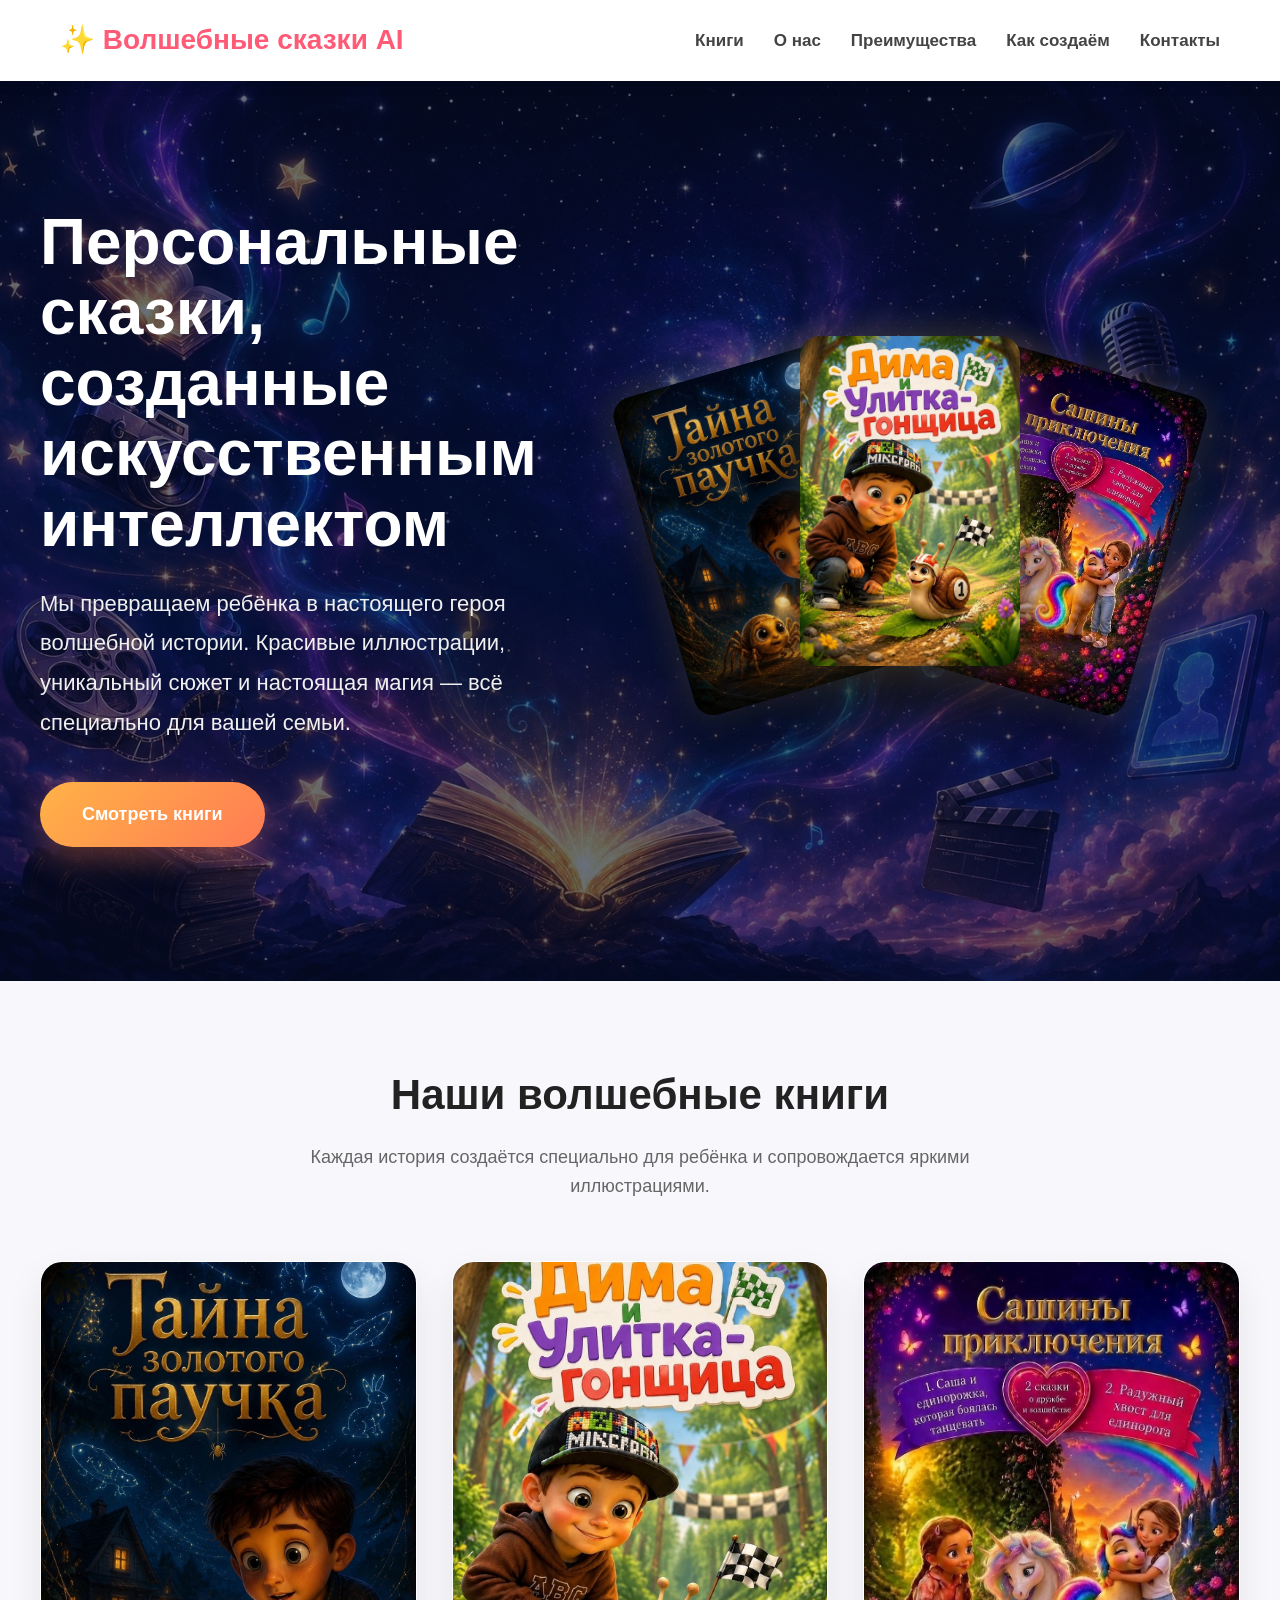
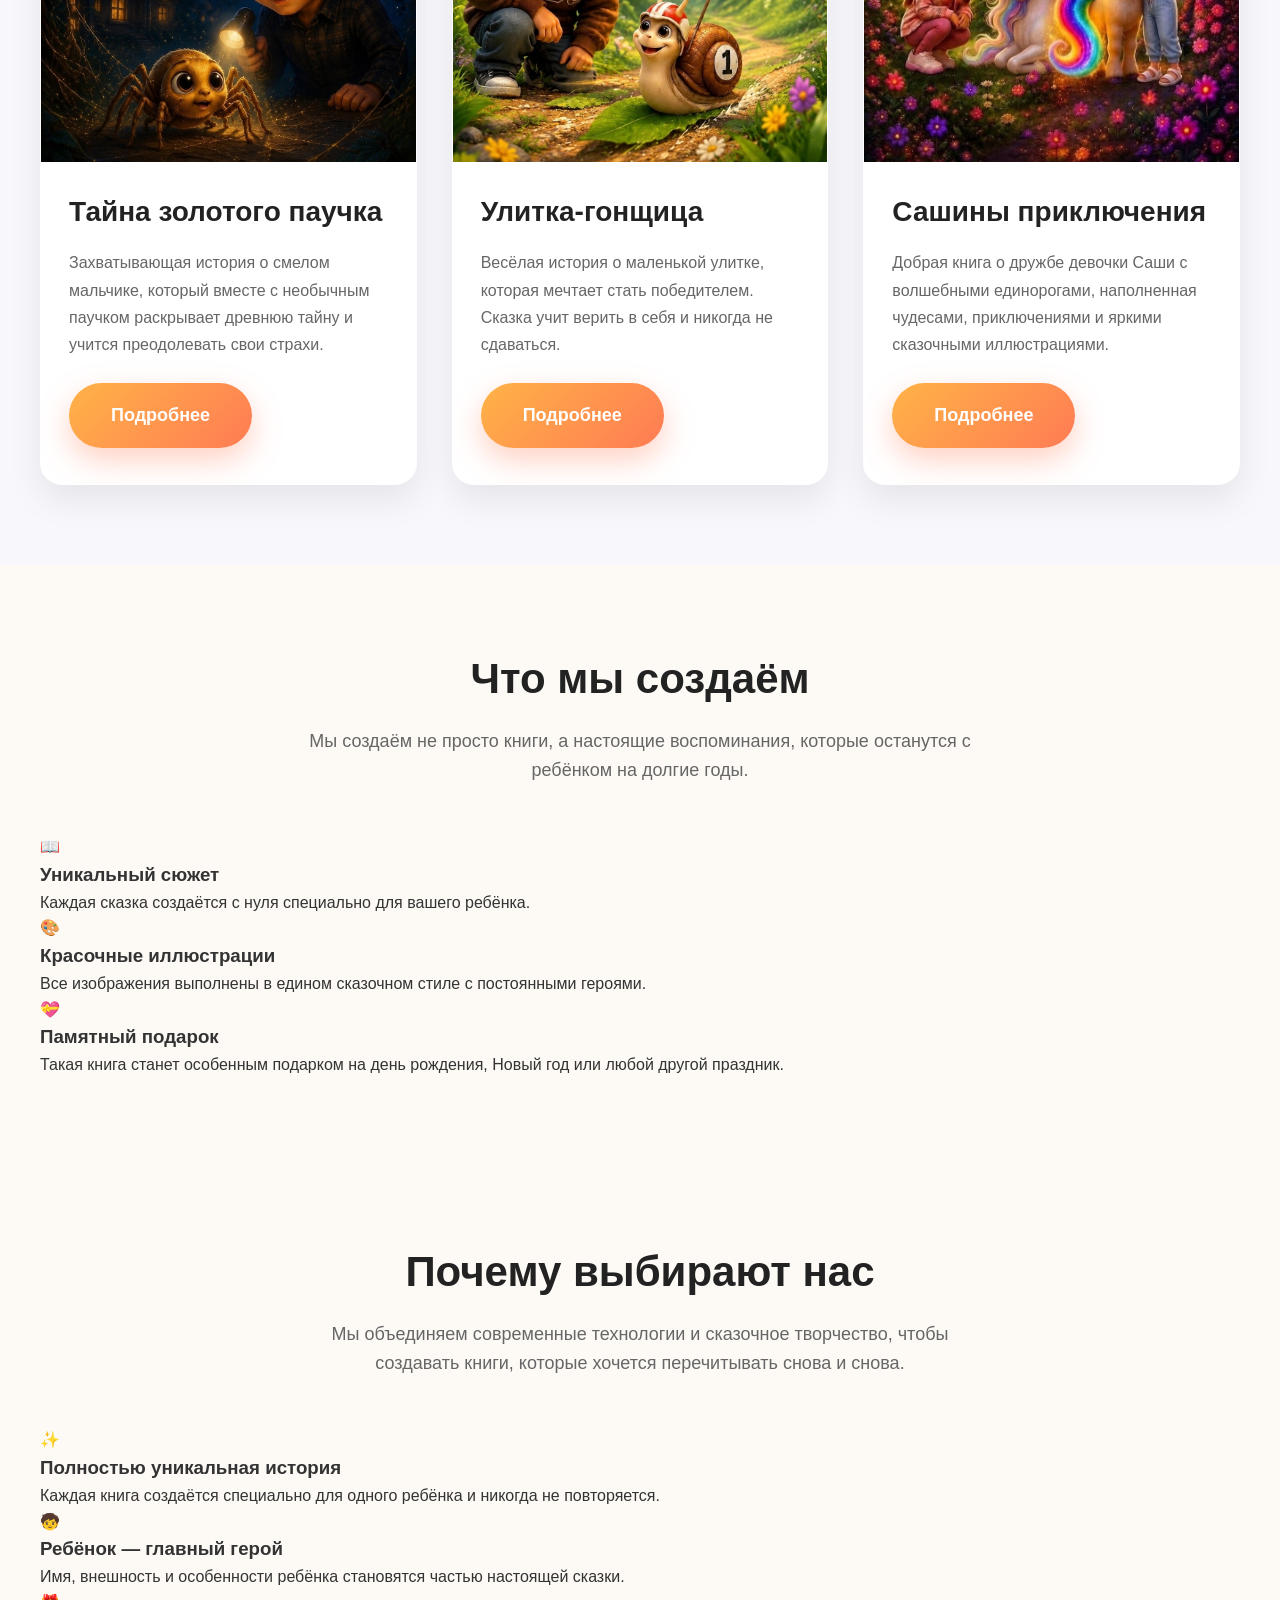
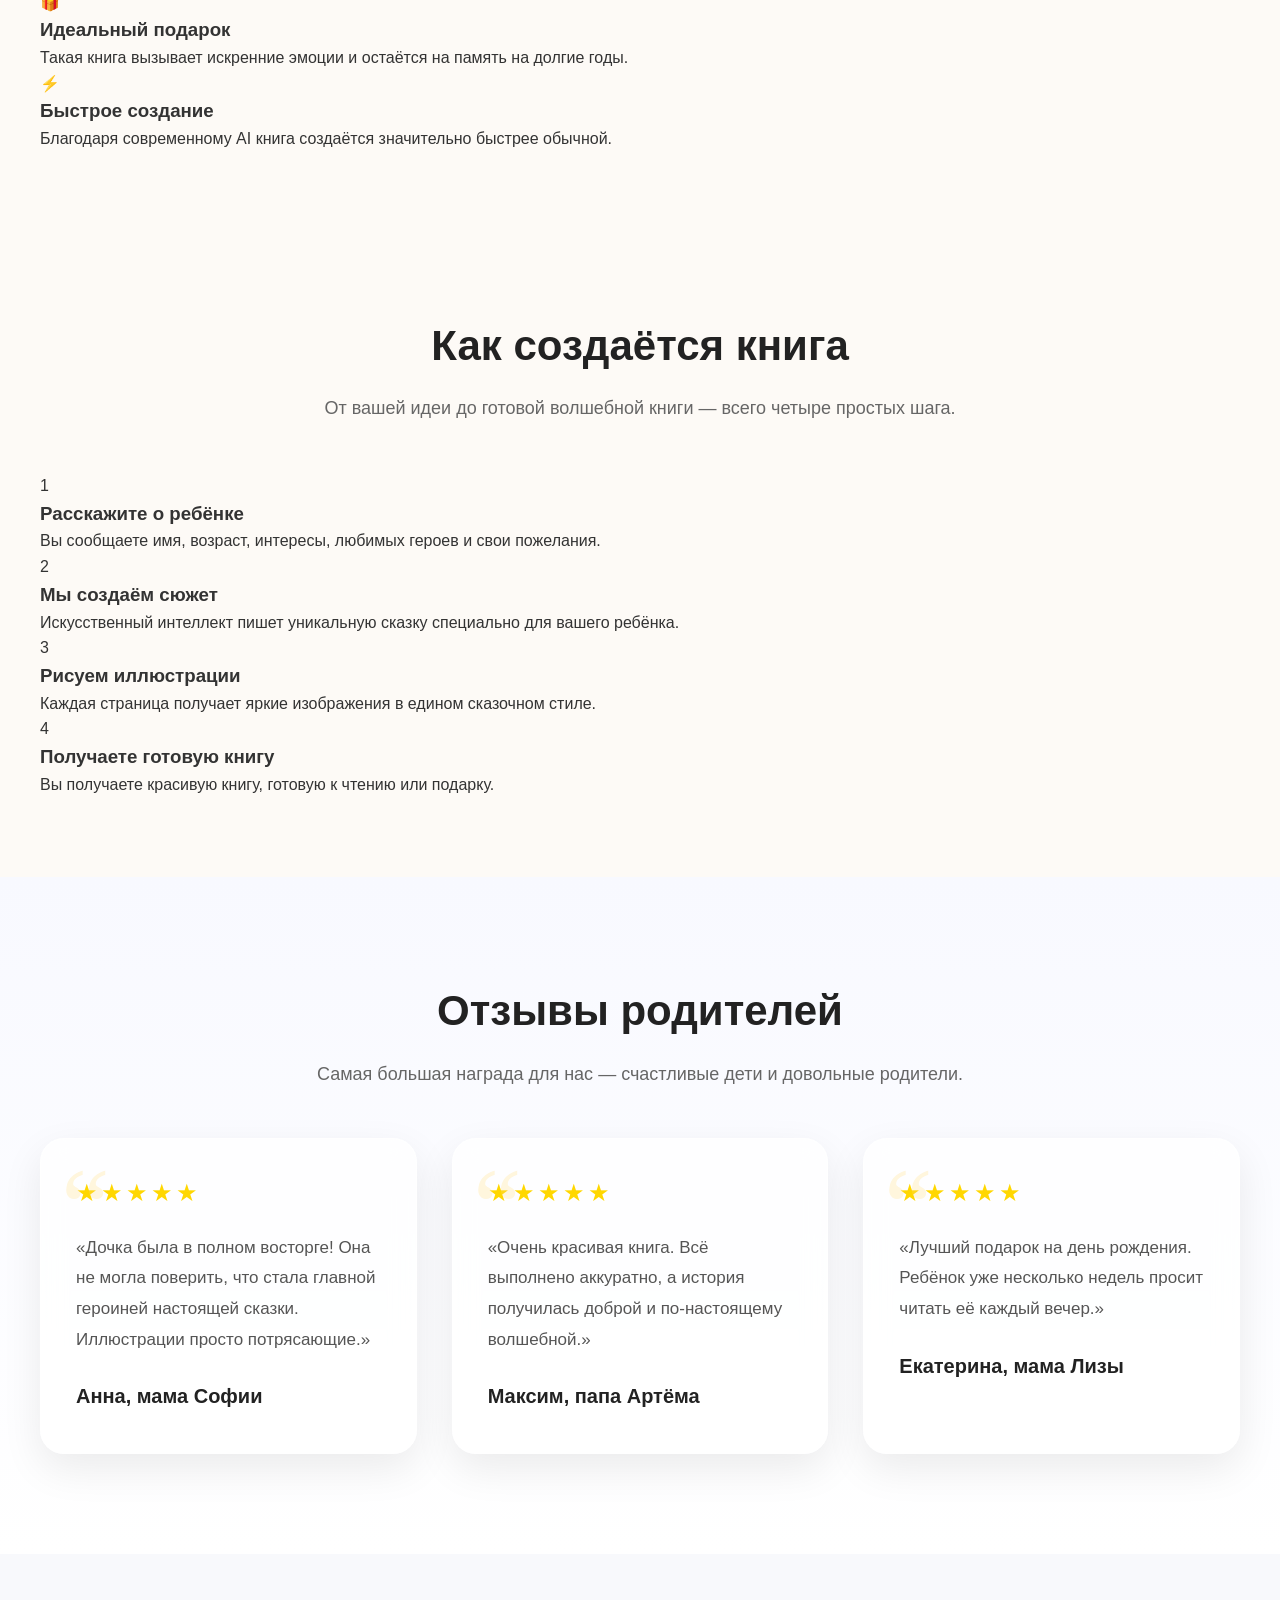
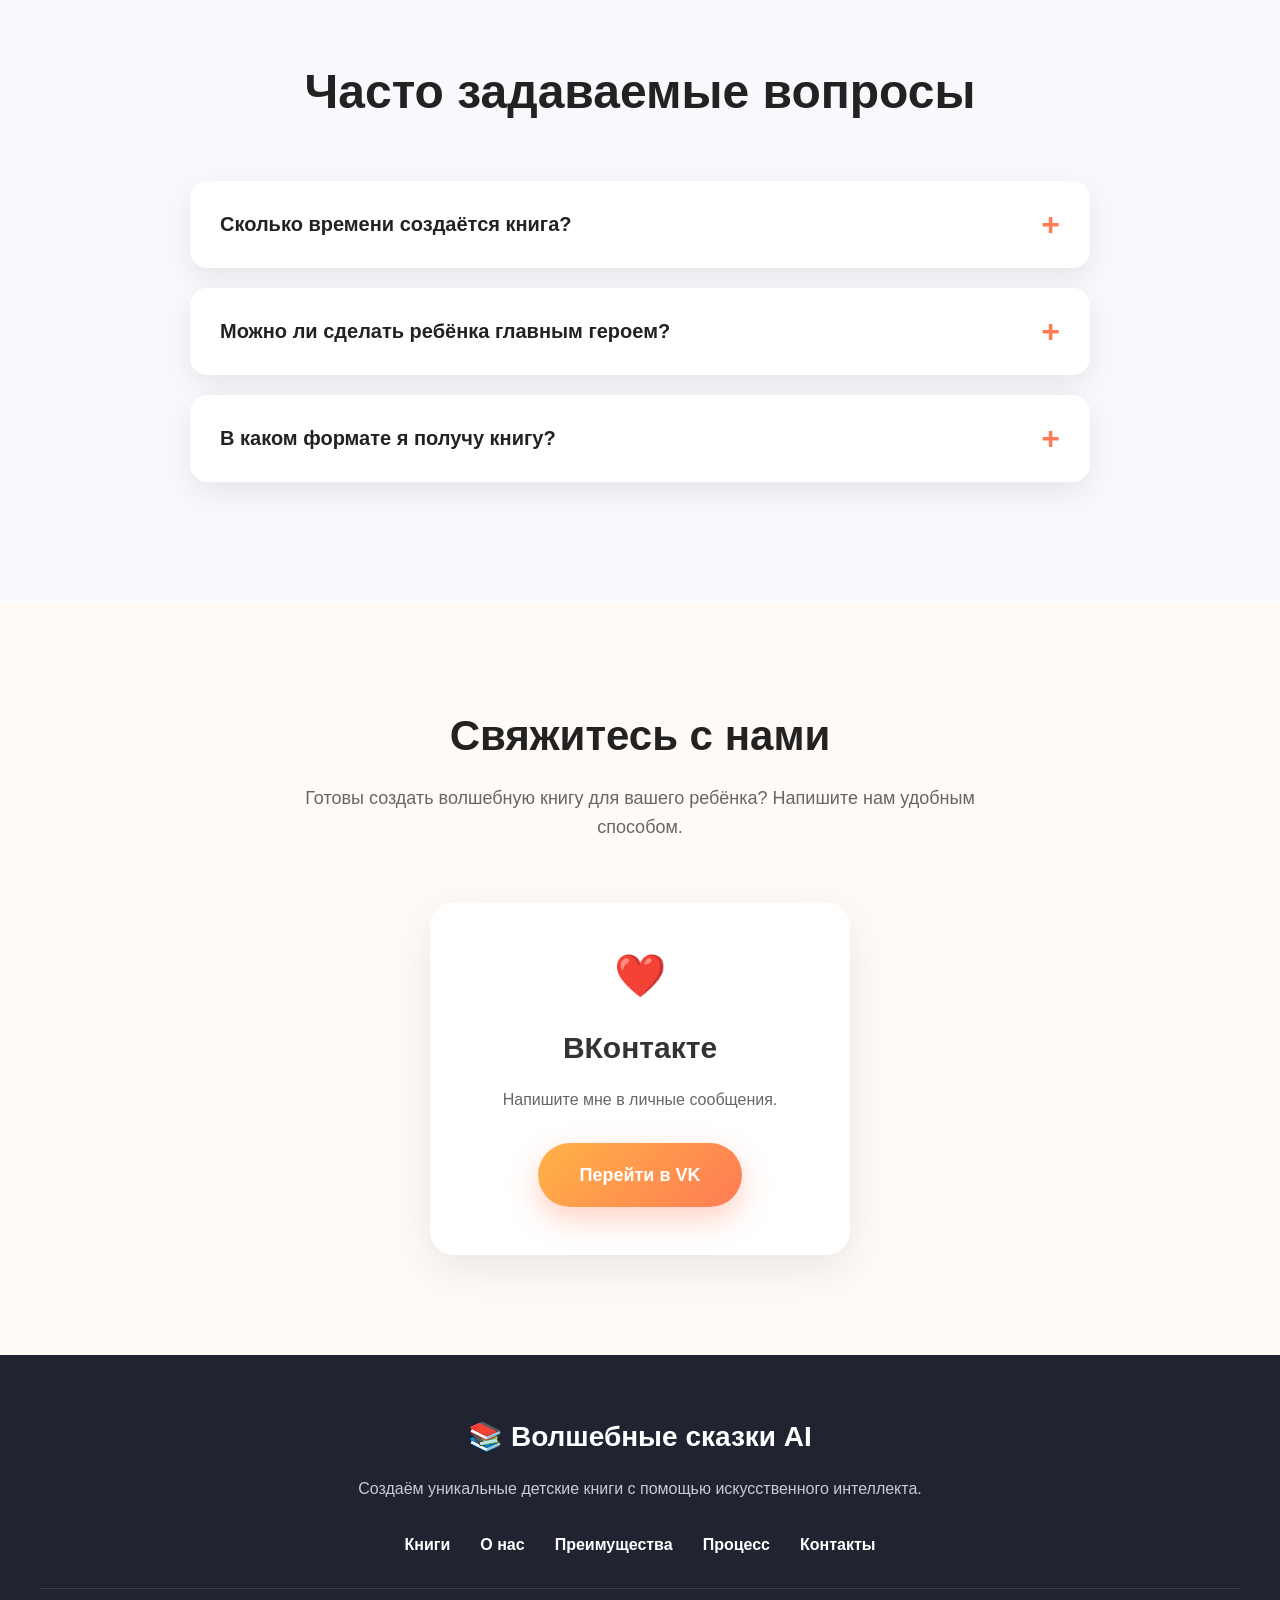
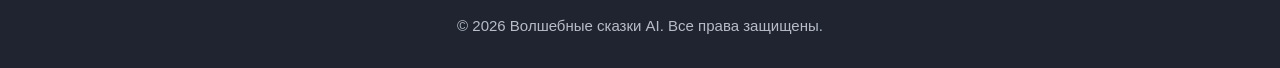
<file: index.html>
<!DOCTYPE html>
<html lang="ru">

<head>
    <meta name="google-site-verification" content="db3OfQLeYcqKSQPn9VBqDOrOoVG8yBkL5tmmJgc35lQ" />
    <meta charset="UTF-8">
    <meta name="viewport" content="width=device-width, initial-scale=1.0">
    <meta name="description" content="Персональные детские сказки, созданные искусственным интеллектом. Уникальные книги с вашим ребёнком в главной роли.">

    <meta name="keywords" content="сказка на заказ, книга для ребенка, персональная сказка, детская книга, искусственный интеллект, сказки AI">

    <meta name="author" content="Волшебные сказки AI">

    <meta name="robots" content="index, follow">

    <meta property="og:title" content="Волшебные сказки AI">
    <meta property="og:description" content="Создаём уникальные персональные сказки для детей с помощью искусственного интеллекта.">
    
    <meta property="og:type" content="website">
    <meta property="og:image" content="img/book1.jpg">
    <title>Волшебные сказки AI</title>
    <link rel="icon" type="image/png" href="favicon.png">

    <link rel="stylesheet" href="css/style.css">
</head>

<body>

    <!-- Шапка -->
    <header class="header">
        <div class="container">

            <div class="logo">
                ✨ Волшебные сказки AI
            </div>

            <nav class="menu">
                <a href="#books">Книги</a>
                <a href="#about">О нас</a>
                <a href="#advantages">Преимущества</a>
                <a href="#process">Как создаём</a>
                <a href="#contacts">Контакты</a>
            </nav>

        </div>
    </header>

    <!-- Первый экран -->
    <section class="hero">

        <div class="container">

           <div class="hero-content">

    <h1>
        Персональные сказки,
        созданные искусственным интеллектом
    </h1>

    <p>
        Мы превращаем ребёнка в настоящего героя волшебной истории.
        Красивые иллюстрации, уникальный сюжет и настоящая магия —
        всё специально для вашей семьи.
    </p>

    <a href="#books" class="btn">
        Смотреть книги
    </a>

</div>

<div class="hero-books">

    <img src="img/book1.jpg" alt="Книга 1" class="book-left">

    <img src="img/book2.jpg" alt="Книга 2" class="book-center">

    <img src="img/book3.jpg" alt="Книга 3" class="book-right">

</div>

</div>

</section>
    <!-- Галерея книг -->
<section class="books" id="books">

    <div class="container">

        <div class="section-title">
            <h2>Наши волшебные книги</h2>
            <p>
                Каждая история создаётся специально для ребёнка
                и сопровождается яркими иллюстрациями.
            </p>
        </div>

        <div class="books-grid">

    <div class="book">

        <img src="img/book1.jpg" alt="Книга 1" loading="lazy">
        <div class="book-info">
           <h3>Тайна золотого паучка</h3>

<p>
    Захватывающая история о смелом мальчике, который вместе с необычным паучком
    раскрывает древнюю тайну и учится преодолевать свои страхи.
</p>

        <a href="book1.html" class="btn">Подробнее</a>
        </div>

    </div>

   <div class="book">

    <img src="img/book2.jpg" alt="Книга 2" loading="lazy">

    <div class="book-info">

        <h3>Улитка-гонщица</h3>

        <p>
            Весёлая история о маленькой улитке, которая мечтает стать победителем.
            Сказка учит верить в себя и никогда не сдаваться.
        </p>

        <a href="book2.html" class="btn">Подробнее</a>

    </div>

</div>
    <div class="book">

        <img src="img/book3.jpg" alt="Книга 3" loading="lazy">

        <div class="book-info">
            <h3>Сашины приключения</h3>

<p>
    Добрая книга о дружбе девочки Саши с волшебными единорогами,
    наполненная чудесами, приключениями и яркими сказочными иллюстрациями.
</p>

            <a href="book3.html" class="btn">Подробнее</a>
        </div>

    </div>

</div>

    </div>

</section>
<!-- Что мы создаём -->
<section class="about" id="about">

    <div class="container">

        <div class="section-title">
            <h2>Что мы создаём</h2>
            <p>
                Мы создаём не просто книги, а настоящие воспоминания,
                которые останутся с ребёнком на долгие годы.
            </p>
        </div>

        <div class="about-grid">

            <div class="about-card">
                <div class="about-icon">📖</div>
                <h3>Уникальный сюжет</h3>
                <p>
                    Каждая сказка создаётся с нуля специально для вашего ребёнка.
                </p>
            </div>

            <div class="about-card">
                <div class="about-icon">🎨</div>
                <h3>Красочные иллюстрации</h3>
                <p>
                    Все изображения выполнены в едином сказочном стиле с постоянными героями.
                </p>
            </div>

            <div class="about-card">
                <div class="about-icon">💝</div>
                <h3>Памятный подарок</h3>
                <p>
                    Такая книга станет особенным подарком на день рождения,
                    Новый год или любой другой праздник.
                </p>
            </div>

        </div>

    </div>

</section>
<!-- Почему выбирают нас -->
<section class="advantages" id="advantages">

    <div class="container">

        <div class="section-title">
            <h2>Почему выбирают нас</h2>
            <p>
                Мы объединяем современные технологии и сказочное творчество,
                чтобы создавать книги, которые хочется перечитывать снова и снова.
            </p>
        </div>

        <div class="advantages-grid">

            <div class="advantage-card">
                <div class="advantage-icon">✨</div>
                <h3>Полностью уникальная история</h3>
                <p>
                    Каждая книга создаётся специально для одного ребёнка и никогда не повторяется.
                </p>
            </div>

            <div class="advantage-card">
                <div class="advantage-icon">🧒</div>
                <h3>Ребёнок — главный герой</h3>
                <p>
                    Имя, внешность и особенности ребёнка становятся частью настоящей сказки.
                </p>
            </div>

            <div class="advantage-card">
                <div class="advantage-icon">🎁</div>
                <h3>Идеальный подарок</h3>
                <p>
                    Такая книга вызывает искренние эмоции и остаётся на память на долгие годы.
                </p>
            </div>

            <div class="advantage-card">
                <div class="advantage-icon">⚡</div>
                <h3>Быстрое создание</h3>
                <p>
                    Благодаря современному AI книга создаётся значительно быстрее обычной.
                </p>
            </div>

        </div>

    </div>

</section>
<!-- Как создаётся книга -->
<section class="process" id="process">

    <div class="container">

        <div class="section-title">
            <h2>Как создаётся книга</h2>
            <p>
                От вашей идеи до готовой волшебной книги — всего четыре простых шага.
            </p>
        </div>

        <div class="process-grid">

            <div class="process-card">
                <div class="step-number">1</div>
                <h3>Расскажите о ребёнке</h3>
                <p>
                    Вы сообщаете имя, возраст, интересы, любимых героев и свои пожелания.
                </p>
            </div>

            <div class="process-card">
                <div class="step-number">2</div>
                <h3>Мы создаём сюжет</h3>
                <p>
                    Искусственный интеллект пишет уникальную сказку специально для вашего ребёнка.
                </p>
            </div>

            <div class="process-card">
                <div class="step-number">3</div>
                <h3>Рисуем иллюстрации</h3>
                <p>
                    Каждая страница получает яркие изображения в едином сказочном стиле.
                </p>
            </div>

            <div class="process-card">
                <div class="step-number">4</div>
                <h3>Получаете готовую книгу</h3>
                <p>
                    Вы получаете красивую книгу, готовую к чтению или подарку.
                </p>
            </div>

        </div>

    </div>

</section>
<!-- Отзывы -->
<section class="reviews" id="reviews">

    <div class="container">

        <div class="section-title">
            <h2>Отзывы родителей</h2>
            <p>
                Самая большая награда для нас — счастливые дети и довольные родители.
            </p>
        </div>

        <div class="reviews-grid">

            <div class="review-card">
                <div class="stars">★★★★★</div>

                <p class="review-text">
                    «Дочка была в полном восторге! Она не могла поверить,
                    что стала главной героиней настоящей сказки.
                    Иллюстрации просто потрясающие.»
                </p>

                <h4>Анна, мама Софии</h4>
            </div>

            <div class="review-card">
                <div class="stars">★★★★★</div>

                <p class="review-text">
                    «Очень красивая книга. Всё выполнено аккуратно,
                    а история получилась доброй и по-настоящему волшебной.»
                </p>

                <h4>Максим, папа Артёма</h4>
            </div>

            <div class="review-card">
                <div class="stars">★★★★★</div>

                <p class="review-text">
                    «Лучший подарок на день рождения.
                    Ребёнок уже несколько недель просит читать её каждый вечер.»
                </p>

                <h4>Екатерина, мама Лизы</h4>
            </div>

        </div>

    </div>

</section>
<!-- FAQ -->
<section class="faq" id="faq">

    <div class="container">

        <h2 class="section-title">Часто задаваемые вопросы</h2>

        <div class="faq-item">
            <button class="faq-question">
                Сколько времени создаётся книга?
                <span>+</span>
            </button>

            <div class="faq-answer">
                <p>
                    В среднем персональная книга создаётся за 2–5 дней, в зависимости от объёма и количества иллюстраций.
                </p>
            </div>
        </div>

        <div class="faq-item">
            <button class="faq-question">
                Можно ли сделать ребёнка главным героем?
                <span>+</span>
            </button>

            <div class="faq-answer">
                <p>
                    Да. Мы используем имя, внешность, возраст, интересы и любые ваши пожелания при создании истории.
                </p>
            </div>
        </div>

        <div class="faq-item">
            <button class="faq-question">
                В каком формате я получу книгу?
                <span>+</span>
            </button>

            <div class="faq-answer">
                <p>
                    Стандартный формат книг ЛАЙФЛАЙТ — 21 × 30 см (примерно А4).
Разворот книги — 41 × 29 см. Книжные страницы изготовлены из двух листов высококачественной мелованной бумаги плотностью 450 г/м², склеенных между собой и покрытых зернистой ламинацией.
Доставка — от 400 рублей, в зависимости от региона.
                </p>
            </div>
        </div>

    </div>

</section>
<!-- Контакты -->
<section class="contacts" id="contacts">

    <div class="container">

        <div class="section-title">

            <h2>Свяжитесь с нами</h2>

            <p>
                Готовы создать волшебную книгу для вашего ребёнка?
                Напишите нам удобным способом.
            </p>

        </div>

        <div class="contacts-grid">

            <div class="contact-card">

                <div class="contact-icon">❤️</div>

                <h3>ВКонтакте</h3>

                <p>
                    Напишите мне в личные сообщения.
                </p>

                <a class="btn"
                   href="https://vk.ru/alexcat33"
                   target="_blank">
                    Перейти в VK
                </a>

            </div>

        </div>

    </div>

</section>
<footer class="footer">
    <div class="container">

        <div class="footer-logo">
            <h3>📚 Волшебные сказки AI</h3>
            <p>Создаём уникальные детские книги с помощью искусственного интеллекта.</p>
        </div>

        <div class="footer-links">
            <a href="#books">Книги</a>
            <a href="#about">О нас</a>
            <a href="#advantages">Преимущества</a>
            <a href="#process">Процесс</a>
            <a href="#contacts">Контакты</a>
        </div>

        <div class="footer-copy">
            <p>© 2026 Волшебные сказки AI. Все права защищены.</p>
        </div>

    </div>
</footer>
<button class="to-top" id="toTop">
    ↑
</button>
<script src="js/script.js"></script>
</body>
</html>
</file>
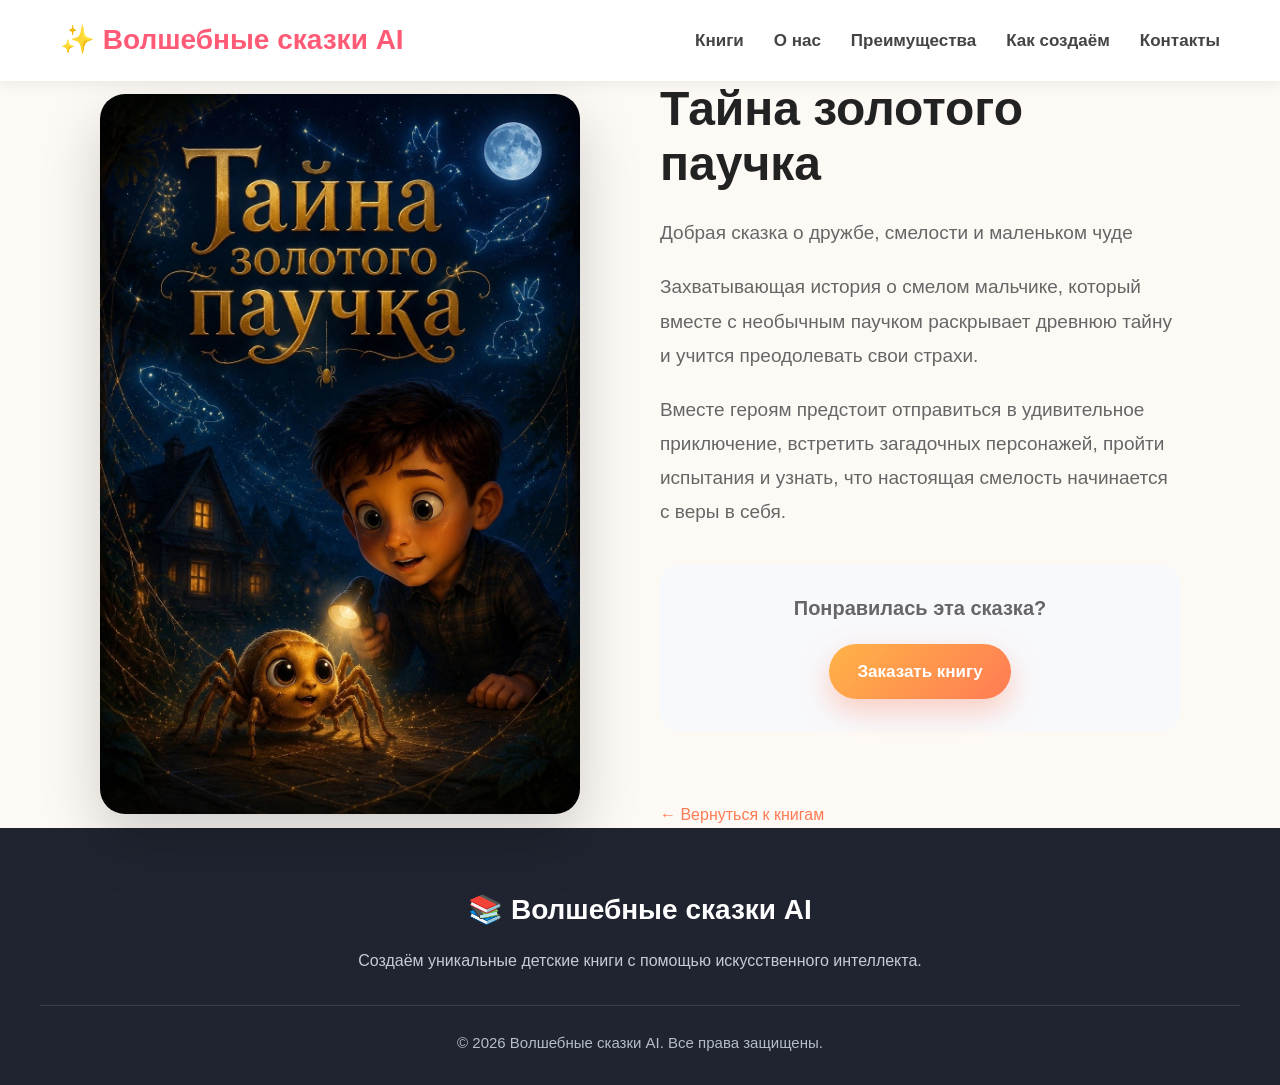
<file: book1.html>
<!DOCTYPE html>
<html lang="ru">

<head>
    <meta charset="UTF-8">
    <meta name="viewport" content="width=device-width, initial-scale=1.0">

    <title>Тайна золотого паучка — Волшебные сказки AI</title>

    <link rel="icon" type="image/png" href="favicon.png">
    <link rel="stylesheet" href="css/style.css">
</head>

<body>

<header class="header">

    <div class="container">

        <a href="index.html" class="logo">
            ✨ Волшебные сказки AI
        </a>

        <nav class="menu">
            <a href="index.html#books">Книги</a>
            <a href="index.html#about">О нас</a>
            <a href="index.html#advantages">Преимущества</a>
            <a href="index.html#process">Как создаём</a>
            <a href="index.html#contacts">Контакты</a>
        </nav>

    </div>

</header>


<main>

    <div class="container">

        <div class="book-page-content">

            <div class="book-page-image">
                <img src="img/book1.jpg" alt="Тайна золотого паучка">
            </div>

            <div class="book-page-info">

                <h1>Тайна золотого паучка</h1>
                <p class="book-subtitle">Добрая сказка о дружбе, смелости и маленьком чуде</p>

                <p>
                    Захватывающая история о смелом мальчике,
                    который вместе с необычным паучком раскрывает
                    древнюю тайну и учится преодолевать свои страхи.
                </p>

                <p>
                    Вместе героям предстоит отправиться в удивительное
                    приключение, встретить загадочных персонажей,
                    пройти испытания и узнать, что настоящая смелость
                    начинается с веры в себя.
                </p>

            
                <div class="book-order">

                    <p>Понравилась эта сказка?</p>


                    <a href="index.html#contacts" class="btn">
    
                        Заказать книгу

                    </a>
                </div>

                <br>

                <a href="index.html#books" class="back-link">

                    ← Вернуться к книгам
                </a>

            </div>

        </div>

    </div>

</main>

<footer class="footer">

    <div class="container">

        <div class="footer-logo">
            <h3>📚 Волшебные сказки AI</h3>

            <p>
                Создаём уникальные детские книги
                с помощью искусственного интеллекта.
            </p>
        </div>

        <div class="footer-copy">
            <p>
                © 2026 Волшебные сказки AI. Все права защищены.
            </p>
        </div>

    </div>

</footer>
</body>
</html>
</file>
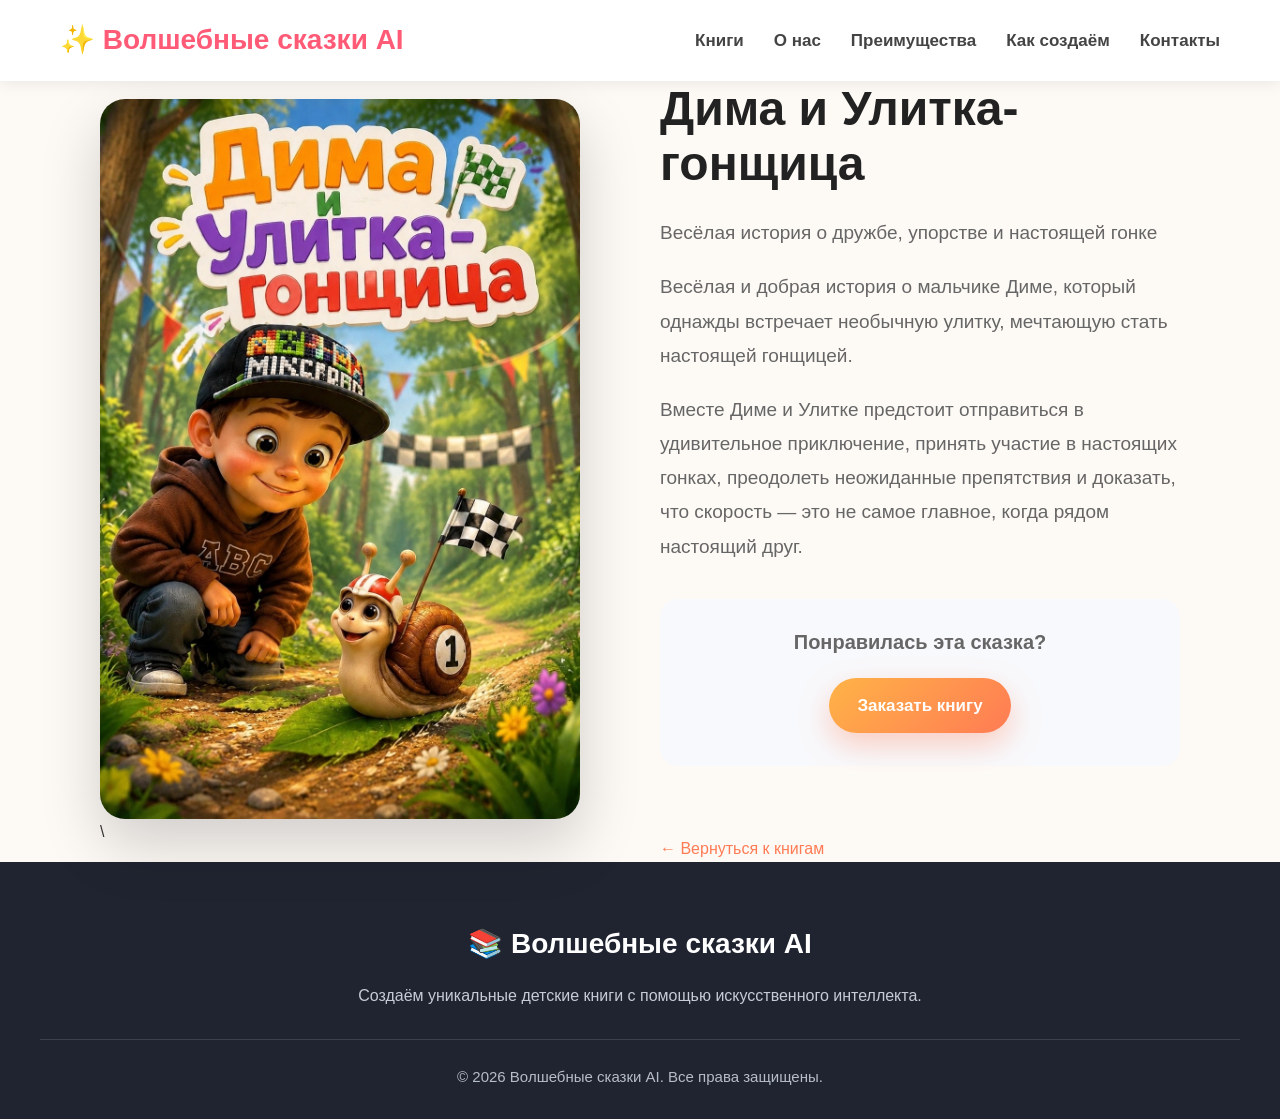
<file: book2.html>
<!DOCTYPE html>
<html lang="ru">

<head>
    <meta charset="UTF-8">
    <meta name="viewport" content="width=device-width, initial-scale=1.0">

    <title>Дима и Улитка-гонщица — Волшебные сказки AI</title>

    <link rel="icon" type="image/png" href="favicon.png">
    <link rel="stylesheet" href="css/style.css">
</head>

<body>

<header class="header">

    <div class="container">

        <a href="index.html" class="logo">
            ✨ Волшебные сказки AI
        </a>

        <nav class="menu">
            <a href="index.html#books">Книги</a>
            <a href="index.html#about">О нас</a>
            <a href="index.html#advantages">Преимущества</a>
            <a href="index.html#process">Как создаём</a>
            <a href="index.html#contacts">Контакты</a>
        </nav>

    </div>

</header>


<main>

    <div class="container">

        <div class="book-page-content">

            <div class="book-page-image">

                <img src="img/book2.jpg" alt="Дима и Улитка-гонщица">\
            </div>

            <div class="book-page-info">

                <h1>Дима и Улитка-гонщица</h1>
                <p class="book-subtitle">Весёлая история о дружбе, упорстве и настоящей гонке</p>

               <p>

                Весёлая и добрая история о мальчике Диме,
                который однажды встречает необычную улитку,
                мечтающую стать настоящей гонщицей.
            </p>

            <p>

                Вместе Диме и Улитке предстоит отправиться
                в удивительное приключение, принять участие
                в настоящих гонках, преодолеть неожиданные
                препятствия и доказать, что скорость — это
                не самое главное, когда рядом настоящий друг.
            </p>

                <div class="book-order">

                    <p>Понравилась эта сказка?</p>


                    <a href="index.html#contacts" class="btn">
    
                        Заказать книгу

                    </a>
                </div>

                <br>

                <a href="index.html#books" class="back-link">

                    ← Вернуться к книгам
                </a>

            </div>

        </div>

    </div>

</main>


<footer class="footer">

    <div class="container">

        <div class="footer-logo">
            <h3>📚 Волшебные сказки AI</h3>

            <p>
                Создаём уникальные детские книги
                с помощью искусственного интеллекта.
            </p>
        </div>

        <div class="footer-copy">
            <p>
                © 2026 Волшебные сказки AI. Все права защищены.
            </p>
        </div>

    </div>

</footer>

</body>
</html>
</file>
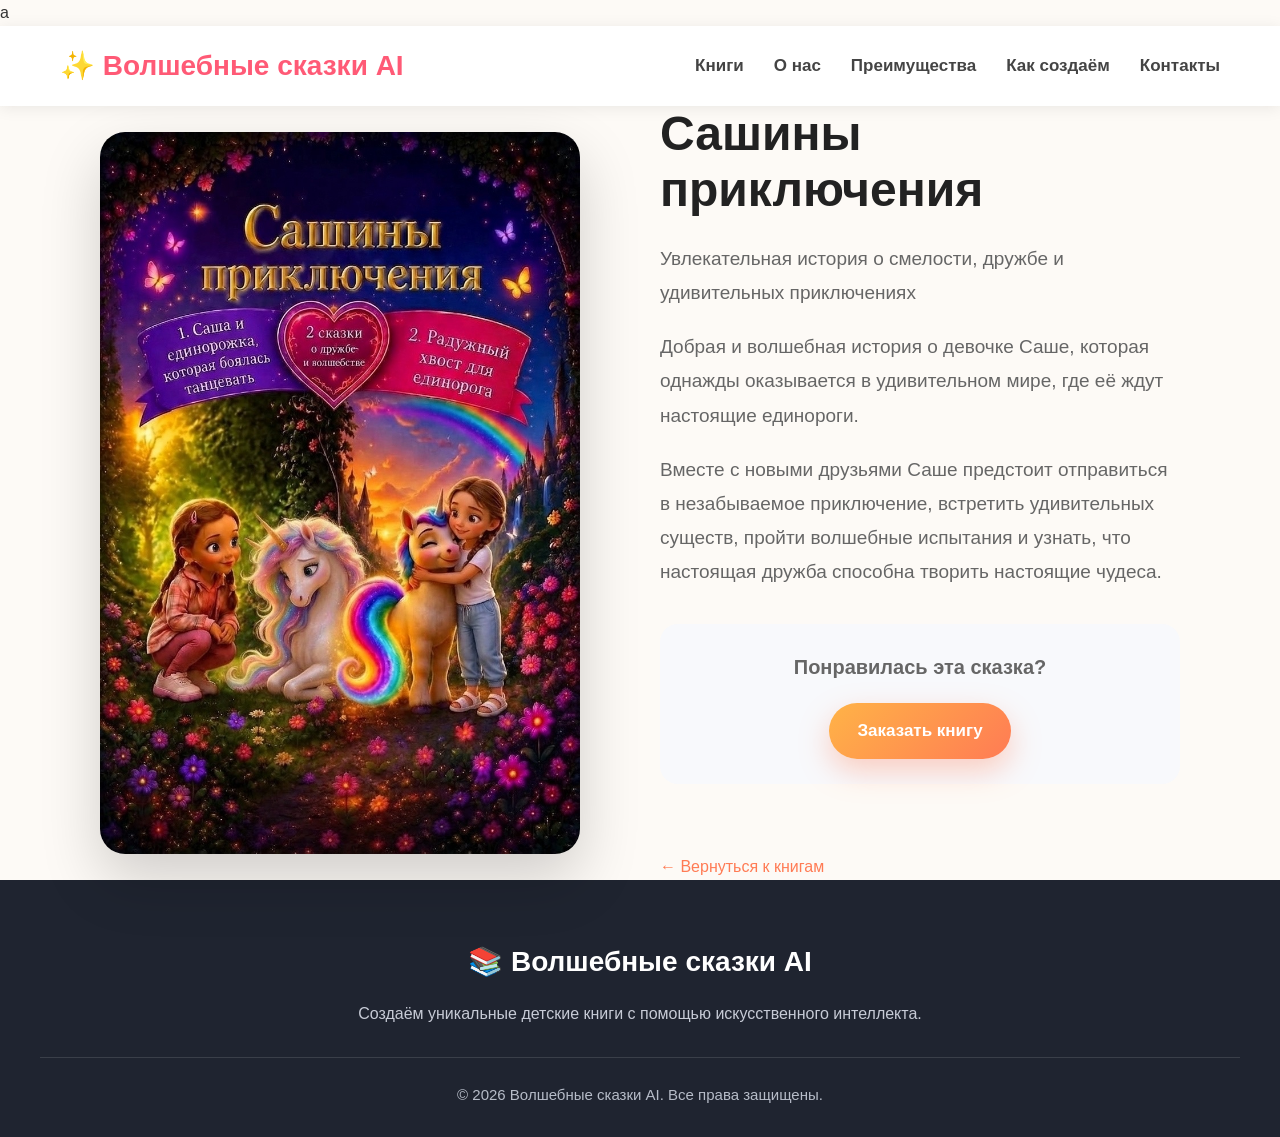
<file: book3.html>
а<!DOCTYPE html>
<html lang="ru">

<head>
    <meta charset="UTF-8">
    <meta name="viewport" content="width=device-width, initial-scale=1.0">

    <title>Сашины приключения — Волшебные сказки AI</title>

    <link rel="icon" type="image/png" href="favicon.png">
    <link rel="stylesheet" href="css/style.css">
</head>

<body>

<header class="header">

    <div class="container">

        <a href="index.html" class="logo">
            ✨ Волшебные сказки AI
        </a>

        <nav class="menu">
            <a href="index.html#books">Книги</a>
            <a href="index.html#about">О нас</a>
            <a href="index.html#advantages">Преимущества</a>
            <a href="index.html#process">Как создаём</a>
            <a href="index.html#contacts">Контакты</a>
        </nav>

    </div>

</header>


<main>

    <div class="container">

        <div class="book-page-content">

            <div class="book-page-image">

                <img src="img/book3.jpg" alt="Сашины приключения">
            </div>

            <div class="book-page-info">

                <h1>Сашины приключения</h1>
                <p class="book-subtitle">Увлекательная история о смелости, дружбе и удивительных приключениях</p>

               <p>

                <p>

                    Добрая и волшебная история о девочке Саше,
                    которая однажды оказывается в удивительном
                    мире, где её ждут настоящие единороги.
                </p>

                <p>

                    Вместе с новыми друзьями Саше предстоит
                    отправиться в незабываемое приключение,
                    встретить удивительных существ, пройти
                    волшебные испытания и узнать, что настоящая
                    дружба способна творить настоящие чудеса.
                </p>

                <div class="book-order">

                    <p>Понравилась эта сказка?</p>


                    <a href="index.html#contacts" class="btn">
    
                        Заказать книгу

                    </a>
                </div>

                <br>

                <a href="index.html#books" class="back-link">

                    ← Вернуться к книгам
                </a>

            </div>

        </div>

    </div>

</main>

<footer class="footer">

    <div class="container">

        <div class="footer-logo">
            <h3>📚 Волшебные сказки AI</h3>

            <p>
                Создаём уникальные детские книги
                с помощью искусственного интеллекта.
            </p>
        </div>

        <div class="footer-copy">
            <p>
                © 2026 Волшебные сказки AI. Все права защищены.
            </p>
        </div>

    </div>

</footer>

</body>
</html>
</file>
<file: css/style.css>
/* ==========================
   СБРОС СТИЛЕЙ
========================== */

* {
    margin: 0;
    padding: 0;
    box-sizing: border-box;
}

/* ==========================
   ОСНОВНЫЕ НАСТРОЙКИ
========================== */

html {
    scroll-behavior: smooth;
}

body {
    font-family: Arial, Helvetica, sans-serif;
    background: #fdfaf6;
    color: #333;
    line-height: 1.6;
}

img {
    max-width: 100%;
    display: block;
}

a {
    text-decoration: none;
    color: inherit;
}

section {
    padding: 80px 20px;
}

/* ==========================
   КОНТЕЙНЕР
========================== */

.container {
    max-width: 1200px;
    margin: 0 auto;
}

/* ==========================
   ЗАГОЛОВКИ СЕКЦИЙ
========================== */

.section-title {
    text-align: center;
    margin-bottom: 50px;
}

.section-title h2 {
    font-size: 42px;
    color: #222;
    margin-bottom: 15px;
}

.section-title p {
    font-size: 18px;
    color: #666;
    max-width: 700px;
    margin: 0 auto;
}

/* ==========================
   КНОПКА
========================== */

.btn{
    display:inline-block;
    padding:18px 42px;
    background:linear-gradient(135deg,#ffb347,#ff7b54);
    color:#fff;
    font-size:18px;
    font-weight:700;
    text-decoration:none;
    border-radius:50px;
    box-shadow:0 12px 30px rgba(255,123,84,.35);
    transition:.35s;
    position:relative;
    overflow:hidden;
}
.btn::before{
    content:"";
    position:absolute;
    top:0;
    left:-120%;
    width:70%;
    height:100%;
    background:linear-gradient(
        120deg,
        transparent,
        rgba(255,255,255,.45),
        transparent
    );
    transition:.7s;
}

.btn:hover::before{
    left:150%;
}
.btn:hover{
    transform:translateY(-4px) scale(1.05);
    box-shadow:0 20px 45px rgba(255,123,84,.45);
}
/* ==========================
   ШАПКА
========================== */

.header {
    position: sticky;
    top: 0;
    z-index: 1000;
    background: rgba(255, 255, 255, 0.95);
    backdrop-filter: blur(10px);
    box-shadow: 0 2px 15px rgba(0,0,0,.08);
}

.header .container {
    display: flex;
    justify-content: space-between;
    align-items: center;
    padding: 18px 20px;
}

.logo {
    font-size: 28px;
    font-weight: 700;
    color: #ff5a76;
    transition: .3s;
    cursor: pointer;
}

.logo:hover {
    transform: scale(1.08) rotate(-2deg);
    color: #ff7b54;
}

.menu {
    display: flex;
    gap: 30px;
}

.menu a {
    font-size: 17px;
    font-weight: 600;
    color: #444;
    position: relative;
    transition: color .3s;
}

.menu a:hover {
    color: #ff5a76;
}

.menu a::after {
    content: "";
    position: absolute;
    left: 0;
    bottom: -6px;
    width: 0;
    height: 2px;
    background: #ff5a76;
    transition: width .3s;
}

.menu a:hover::after {
    width: 100%;
}

/* ==========================
   МОБИЛЬНАЯ ШАПКА
========================== */

@media (max-width: 768px) {

    .header .container {
        flex-direction: column;
        gap: 15px;
        padding: 15px 20px;
    }

    .logo {
        font-size: 24px;
        text-align: center;
    }

    .menu {
        width: 100%;
        display: flex;
        flex-wrap: wrap;
        justify-content: center;
        gap: 10px 18px;
    }

    .menu a {
        font-size: 15px;
    }

}
/* ==========================
   HERO
========================== */

.hero{
    min-height:100vh;
    display:flex;
    align-items:center;
    background:url("../img/background.jpg") center center/cover no-repeat;
    position:relative;
    overflow:hidden;
}

.hero::before{
    content:"";
    position:absolute;
    inset:0;
    background:rgba(8,15,40,.60);
}

.hero .container{
    position:relative;
    z-index:2;
    display:flex;
    align-items:center;
    justify-content:space-between;
    gap:80px;
}

.hero-content{
    flex:1;
    max-width:620px;
}

.hero-content h1{
    color:#fff;
    font-size:64px;
    line-height:1.1;
    margin-bottom:25px;
}

.hero-content p{
    color:#f0f0f0;
    font-size:22px;
    line-height:1.8;
    margin-bottom:40px;
}

.hero-books{
    flex:1;
    display:flex;
    justify-content:center;
    align-items:center;
    position:relative;
    isolation:isolate;
    transform:translateX(-50px);
}

.hero-books::before{
    content:"";
    position:absolute;
    width:420px;
    height:420px;

    background:radial-gradient(
        circle,
        rgba(255,215,120,.35) 0%,
        rgba(255,183,71,.18) 40%,
        transparent 75%
    );

    border-radius:50%;
    filter:blur(35px);

    z-index:-1;

    animation:magicGlow 6s ease-in-out infinite;
}

@keyframes magicGlow{

    0%,100%{
        transform:scale(1);
        opacity:.7;
    }

    50%{
        transform:scale(1.12);
        opacity:1;
    }

}

.hero-books img:hover{
    transform:translateY(-15px) scale(1.05);
}

.hero-books img{
    width:220px;
    border-radius:20px;

    box-shadow:
        0 25px 60px rgba(0,0,0,.45),
        0 0 35px rgba(255,215,120,.20);

    transition:.45s;
}

.book-left{
    transform:translateX(70px) rotate(-16deg);
    z-index:1;
}

.book-center{
    transform:translateY(-30px);
    z-index:3;
}

.book-right{
    transform:translateX(-70px) rotate(16deg);
    z-index:2;
}
@media (max-width: 768px) {

    .book-left {
        transform: translateX(15px) rotate(-7deg) scale(0.75);
    }

    .book-center {
        transform: translateY(-10px) scale(0.75);
    }

    .book-right {
        transform: translateX(-15px) rotate(7deg) scale(0.75);
    }

}
.hero-books img:hover{
    filter:brightness(1.08);

    box-shadow:
        0 45px 90px rgba(0,0,0,.50),
        0 0 60px rgba(255,220,120,.35);
}

.book-left:hover{
    transform:translateX(70px) translateY(-15px) rotate(-16deg) scale(1.05);
}

.book-center:hover{
    transform:translateY(-45px) scale(1.05);
}

.book-right:hover{
    transform:translateX(-70px) translateY(-15px) rotate(16deg) scale(1.05);
}
/* ==========================
   КНИГИ
========================== */

.books{
    background:#f8f8fc;
}

.books-grid{
    display:grid;
    grid-template-columns:repeat(auto-fit,minmax(340px,1fr));
    gap:35px;
    margin-top:60px;
}

.book{
    background:#fff;
    border-radius:22px;
    overflow:hidden;
    box-shadow:0 15px 35px rgba(0,0,0,.08);
    transition:.35s;
    border:1px solid transparent;
}

.book:hover{
    transform:translateY(-12px) scale(1.03);

    box-shadow:
        0 30px 70px rgba(0,0,0,.18),
        0 0 30px rgba(255,183,71,.25);

    border:1px solid rgba(255,183,71,.35);
}
.book:hover img{
    transform:scale(1.08);
}

.book img{
    width:100%;
    height:500px;
    object-fit:cover;
    display:block;
    transition:.4s;
}
.book-info{
    padding:28px;
}

.book-info h3{
    font-size:28px;
    color:#222;
    margin-bottom:15px;
}

.book-info p{
    color:#666;
    margin-bottom:25px;
    line-height:1.7;
}
/* ==========================
   АНИМАЦИИ HERO
========================== */

@keyframes floatBook {
    0% {
        transform: translateY(0px);
    }

    50% {
        transform: translateY(-12px);
    }

    100% {
        transform: translateY(0px);
    }
}

.book-left{
    animation: floatBook 6s ease-in-out infinite;
}

.book-center{
    animation: floatBook 5s ease-in-out infinite;
    animation-delay: .5s;
}

.book-right{
    animation: floatBook 7s ease-in-out infinite;
    animation-delay: 1s;
}


/* ==========================
   ОТЗЫВЫ
========================== */

.reviews{
    padding:100px 0;
    background:linear-gradient(180deg,#f8f9ff 0%,#ffffff 100%);
}

.reviews-title{
    text-align:center;
    font-size:48px;
    margin-bottom:60px;
    color:#222;
}

.reviews-grid{
    display:grid;
    grid-template-columns:repeat(auto-fit,minmax(320px,1fr));
    gap:35px;
}

.review-card{
    position:relative;

    background:rgba(255,255,255,.75);
    backdrop-filter:blur(12px);

    border:1px solid rgba(255,255,255,.4);

    border-radius:24px;

    padding:35px;

    box-shadow:0 15px 40px rgba(0,0,0,.08);

    transition:.35s;

    overflow:hidden;
}

.review-card::before{
    content:"“";
    position:absolute;
    top:-20px;
    left:20px;
    font-size:110px;
    color:#ffd978;
    opacity:.25;
    font-family:Georgia, serif;
}

.review-card:hover{
    transform:translateY(-12px);

    box-shadow:
        0 30px 70px rgba(0,0,0,.15),
        0 0 30px rgba(255,183,71,.18);
}

.stars{
    color:#FFD700;
    font-size:24px;
    letter-spacing:3px;
    margin-bottom:20px;
}

.review-card p{
    color:#555;
    line-height:1.8;
    margin-bottom:25px;
    font-size:17px;
}

.review-card h4{
    font-size:20px;
    color:#222;
    margin-bottom:6px;
}

.review-card span{
    color:#888;
    font-size:15px;
}
/* ==========================
   FAQ
========================== */

.faq{
    padding:100px 0;
    background:#f8f9fc;
}

.faq .section-title{
    text-align:center;
    font-size:48px;
    margin-bottom:50px;
    color:#222;
}

.faq-item{
    max-width:900px;
    margin:0 auto 20px;
    background:#fff;
    border-radius:18px;
    overflow:hidden;
    box-shadow:0 10px 30px rgba(0,0,0,.08);
}

.faq-question{
    width:100%;
    border:none;
    background:#fff;
    padding:25px 30px;
    display:flex;
    justify-content:space-between;
    align-items:center;
    cursor:pointer;
    font-size:20px;
    font-weight:700;
    color:#222;
    transition:.3s;
}

.faq-question:hover{
    background:#fff8f3;
}

.faq-question span{
    font-size:32px;
    color:#ff7b54;
    transition:.3s;
}

.faq-answer{
    max-height:0;
    overflow:hidden;
    transition:max-height .35s ease, padding .35s ease;
}

.faq-answer p{
    padding:0 30px 25px;
    color:#666;
    line-height:1.8;
    font-size:17px;
}

.faq-item.active .faq-answer{
    max-height:300px;
}

.faq-item.active .faq-question span{
    transform:rotate(45deg);
}
/* ==========================
   CONTACTS
========================== */

.contacts{
    padding:100px 0;
    background:#fffaf5;
}

.contacts-grid{
    display:flex;
    justify-content:center;
    align-items:center;
    margin-top:60px;
}

.contact-card{
    max-width:420px;
    width:100%;
    text-align:center;

    background:#fff;
    padding:40px 30px;

    border-radius:24px;

    box-shadow:0 15px 40px rgba(0,0,0,.08);

    transition:.3s;
}

.contact-card:hover{
    transform:translateY(-8px);
    box-shadow:0 25px 60px rgba(0,0,0,.12);
}

.contact-icon{
    font-size:42px;
    margin-bottom:15px;
}

.contact-card h3{
    font-size:30px;
    margin-bottom:15px;
}

.contact-card p{
    color:#666;
    margin-bottom:30px;
}
/* ==========================
   FOOTER
========================== */

.footer{
    background:#1f2430;
    color:#fff;
    padding:60px 0 30px;
}

.footer .container{
    display:flex;
    flex-direction:column;
    align-items:center;
    text-align:center;
    gap:30px;
}

.footer-logo h3{
    font-size:28px;
    margin-bottom:15px;
    color:#fff;
}

.footer-logo p{
    color:#c7cbd6;
    max-width:600px;
    line-height:1.7;
}

.footer-links{
    display:flex;
    flex-wrap:wrap;
    justify-content:center;
    gap:30px;
}

.footer-links a{
    color:#fff;
    text-decoration:none;
    font-weight:600;
    transition:.3s;
}

.footer-links a:hover{
    color:#ff9d42;
}

.footer-copy{
    border-top:1px solid rgba(255,255,255,.12);
    width:100%;
    padding-top:25px;
}

.footer-copy p{
    color:#b6bcc8;
    font-size:15px;
}

@media (max-width:768px){

   .footer{
    background:linear-gradient(135deg,#1f2430 0%,#2d3446 100%);
    color:#fff;
    padding:60px 0 30px;
    position:relative;
    overflow:hidden;
}

.footer::before{
    content:"";
    position:absolute;
    top:-120px;
    left:-120px;
    width:280px;
    height:280px;
    border-radius:50%;
    background:rgba(255,157,66,.08);
}

.footer::after{
    content:"";
    position:absolute;
    right:-100px;
    bottom:-100px;
    width:240px;
    height:240px;
    border-radius:50%;
    background:rgba(255,255,255,.05);
}

.footer .container{
    position:relative;
    z-index:2;
}

    .footer-links{
        gap:18px;
    }

    .footer-logo h3{
        font-size:24px;
    }

}
 
/* ==========================
   MOBILE ADAPTATION
========================== */

@media (max-width:768px){

    .container{
        width:100%;
        padding:0 20px;
    }

    h1{
        font-size:34px !important;
    }

    h2{
        font-size:32px !important;
    }

    .hero{
        min-height:auto;
        padding:80px 0;
    }

    .hero .container{
        flex-direction:column;
        text-align:center;
    }

    .hero-content p{
        font-size:17px;
    }

    .gallery{
        grid-template-columns:1fr;
        gap:30px;
    }

    .contacts-grid{
        grid-template-columns:1fr;
    }

    .footer-links{
        flex-direction:column;
        gap:15px;
    }

}
 
/* ==========================
   SCROLL ANIMATION
========================== */

section{
    opacity:0;
    transform:translateY(50px);
    transition:1s;
}

section.show{
    opacity:1;
    transform:translateY(0);
}

@keyframes fadeUp{

    from{
        opacity:0;
        transform:translateY(40px);
    }

    to{
        opacity:1;
        transform:translateY(0);
    }

}

/* ==========================
   BUTTON TO TOP
========================== */

.to-top{
    position:fixed;
    right:30px;
    bottom:30px;

    width:55px;
    height:55px;

    border:none;
    border-radius:50%;

    background:#ff9d42;
    color:#fff;

    font-size:28px;
    font-weight:bold;

    cursor:pointer;

    display:flex;
    align-items:center;
    justify-content:center;

    box-shadow:0 10px 25px rgba(0,0,0,.2);

    opacity:0;
    visibility:hidden;

    transition:.3s;

    z-index:1000;
}

.to-top:hover{
    transform:translateY(-5px) scale(1.1);

    box-shadow:
        0 20px 45px rgba(255,157,66,.45),
        0 0 20px rgba(255,157,66,.35);
}

.to-top.show{
    opacity:1;
    visibility:visible;
    animation:buttonUp .4s ease;
}


@keyframes buttonUp{

    from{
        transform:translateY(30px);
        opacity:0;
    }

    to{
        transform:translateY(0);
        opacity:1;
    }

}

@media(max-width:768px){

    .to-top{
        right:20px;
        bottom:20px;
        width:48px;
        height:48px;
        font-size:24px;
    }

}
/* ==========================
   TEXT SELECTION
========================== */

::selection{
    background:#ff9d42;
    color:#fff;
}

::-moz-selection{
    background:#ff9d42;
    color:#fff;
}
/* ==========================
   СТРАНИЦА КНИГИ
========================== */

.book-page{
    min-height:calc(100vh - 90px);
    padding:100px 20px;
    background:#fffaf5;
}

.book-page-content{
    display:flex;
    align-items:center;
    justify-content:center;
    gap:80px;
    max-width:1100px;
    margin:0 auto;
}

.book-page-image{
    flex:1;
    max-width:480px;
}

.book-page-image img{
    width:100%;
    border-radius:25px;
    box-shadow:0 25px 60px rgba(0,0,0,.18);
}

.book-page-info{
    flex:1;
    max-width:520px;
}

.book-page-info h1{
    font-size:48px;
    line-height:1.15;
    color:#222;
    margin-bottom:25px;
}

.book-page-info p{
    font-size:19px;
    line-height:1.8;
    color:#666;
    margin-bottom:20px;
}

.back-link{
    display:inline-block;
    color:#ff7b54;
    font-weight:700;
    font-size:17px;
    transition:.3s;
}

.back-link:hover{
    transform:translateX(-5px);
}

@media(max-width:768px){

    .book-page{
        padding:60px 20px;
    }

    .book-page-content{
        flex-direction:column;
        gap:40px;
        text-align:center;
    }

    .book-page-info h1{
        font-size:36px;
    }

    .book-page-info p{
        font-size:17px;
    }

}
.book-order {
    margin: 35px 0;
    padding: 25px;
    text-align: center;
    background: #f8f9fc;
    border-radius: 18px;
}

.book-order p {
    margin: 0 0 18px;
    font-size: 20px;
    font-weight: 600;
}
.book-order .btn {
    display: inline-block;
    padding: 14px 28px;
    border-radius: 30px;
    text-decoration: none;
    font-size: 17px;
    font-weight: 600;
    transition: transform 0.3s ease, box-shadow 0.3s ease;
}

.book-order .btn:hover {
    transform: translateY(-2px);
    box-shadow: 0 8px 20px rgba(0, 0, 0, 0.15);
}
.back-link {
    display: inline-block;
    margin-top: 10px;
    text-decoration: none;
    font-size: 16px;
    font-weight: 500;
    transition: transform 0.3s ease;
}

.back-link:hover {
    transform: translateX(-4px);
}
@media (max-width: 600px) {
    .book-order {
        margin: 25px 10px;
        padding: 20px 15px;
    }

    .book-order p {
        font-size: 18px;
    }

    .book-order .btn {
        padding: 12px 22px;
        font-size: 16px;
    }

    .back-link {
        font-size: 15px;
    }
}
/* ==========================
   Подзаголовок страницы книги
========================== */

.book-subtitle {
    margin: 10px 0 25px;
    font-size: 18px;
    line-height: 1.6;
    color: #666;
}
/* ==========================
   HERO BOOKS — MOBILE
========================== */

@media (max-width: 768px) {

    .hero-books {
        width: 100%;
        max-width: 360px;
        margin: 30px auto 0;
        transform: none;
    }

    .hero-books img {
    width: 125px;
}

    .book-left {
    animation: floatBook 6s ease-in-out infinite;
    transform: translateX(15px) rotate(-7deg) scale(0.75);
}

.book-center {
    animation: floatBook 5s ease-in-out infinite;
    animation-delay: .5s;
    transform: translateY(-10px) scale(0.75);
}

.book-right {
    animation: floatBook 7s ease-in-out infinite;
    animation-delay: 1s;
    transform: translateX(-15px) rotate(7deg) scale(0.75);
}

}
</file>
